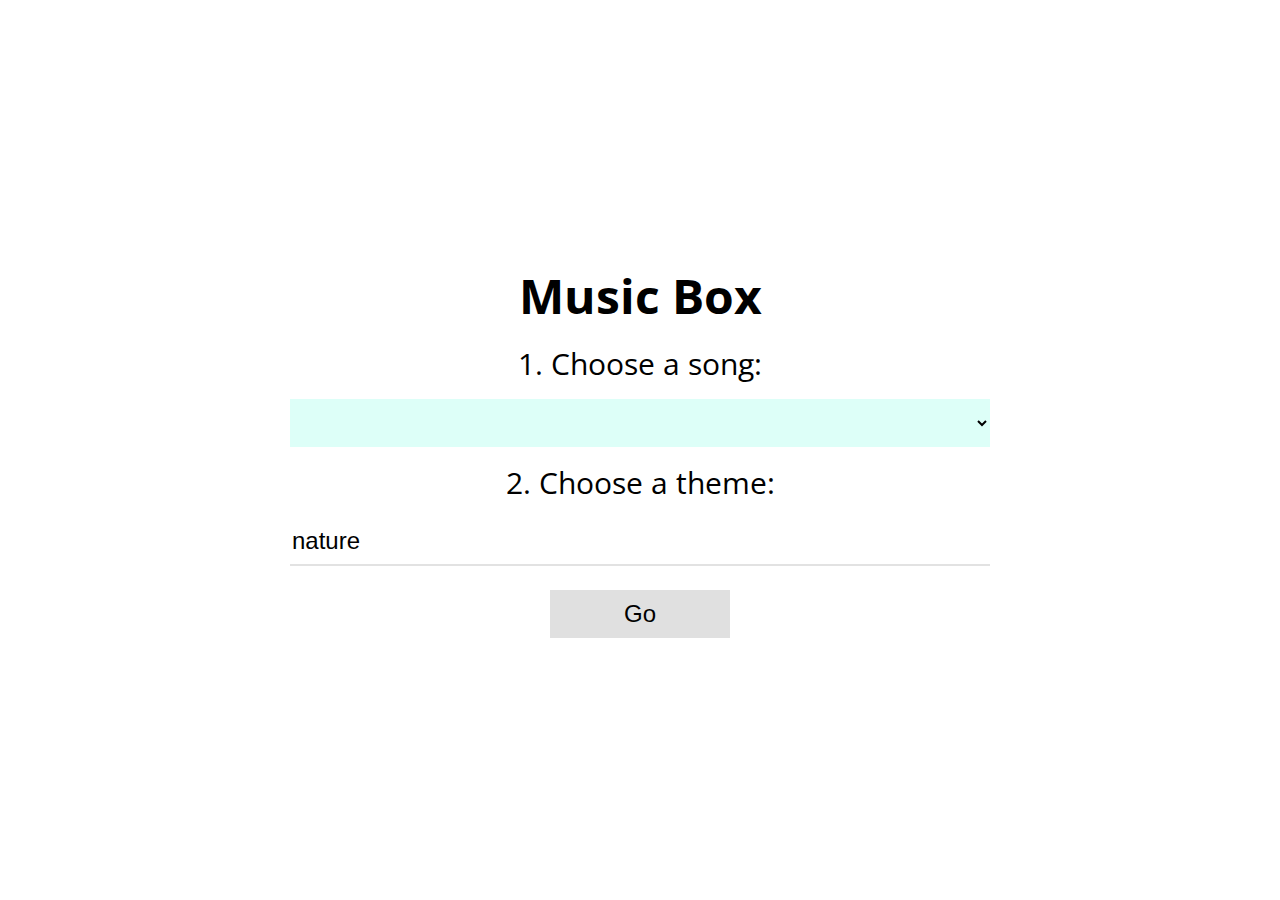
<file: CS402-Lab Practical 6/index.html>
<!DOCTYPE html>
<html>

<head>
  <meta charset="utf-8">
  <meta name="viewport" content="width=device-width, initial-scale=1, user-scalable=no">
  <title>CS193X Music Box</title>
  <link href="https://fonts.googleapis.com/css?family=Open+Sans" rel="stylesheet">
  <link rel="stylesheet" href="./style.css" />
  <link rel="stylesheet" href="./musicbox-style.css" />
  <link rel="icon" type="image/png" href="./images/favicon-32x32.png" sizes="32x32" />
  <link rel="icon" type="image/png" href="./images/favicon-16x16.png" sizes="16x16" />
  <script src="./lib/dancer.min.js"></script>
  <script src="./lib/fetch.js"></script>
  <script src="./audio-player.js" defer></script>

  <!-- TODO(you): Add any additional scripts here! -->
  <script src="./menu-screen.js" defer></script>
  <script src="./play-button.js" defer></script>
  <script src="./gif-display.js" defer></script>
  <script src="./music-screen.js" defer></script>
  <script src="./app.js" defer></script>
  <script src="./script.js" defer></script>
</head>

<body>

  <div id="menu">
    <h1>Music Box</h1>
    <fieldset>
      <form>
        <h2>1. Choose a song:</h2>
        <select id="song-selector"></select>

        <h2>2. Choose a theme:</h2>
        <input type="text" id="query-input" placeholder="Enter a word or phrase" />
        <div id="error" class="inactive">Not enough gifs for this theme. Please try another.</div>

        <input type="submit" value="Go" />
      </form>
    </fieldset>
  </div>
  <div id="audio-player" class="inactive">
    <div class="container">
      <div class="gif first show"></div>
      <div class="gif second"></div>
    </div>
    <footer class="footer">
      <div class="button pause"></div>
    </footer>
  </div>

</body>

</html>
</file>
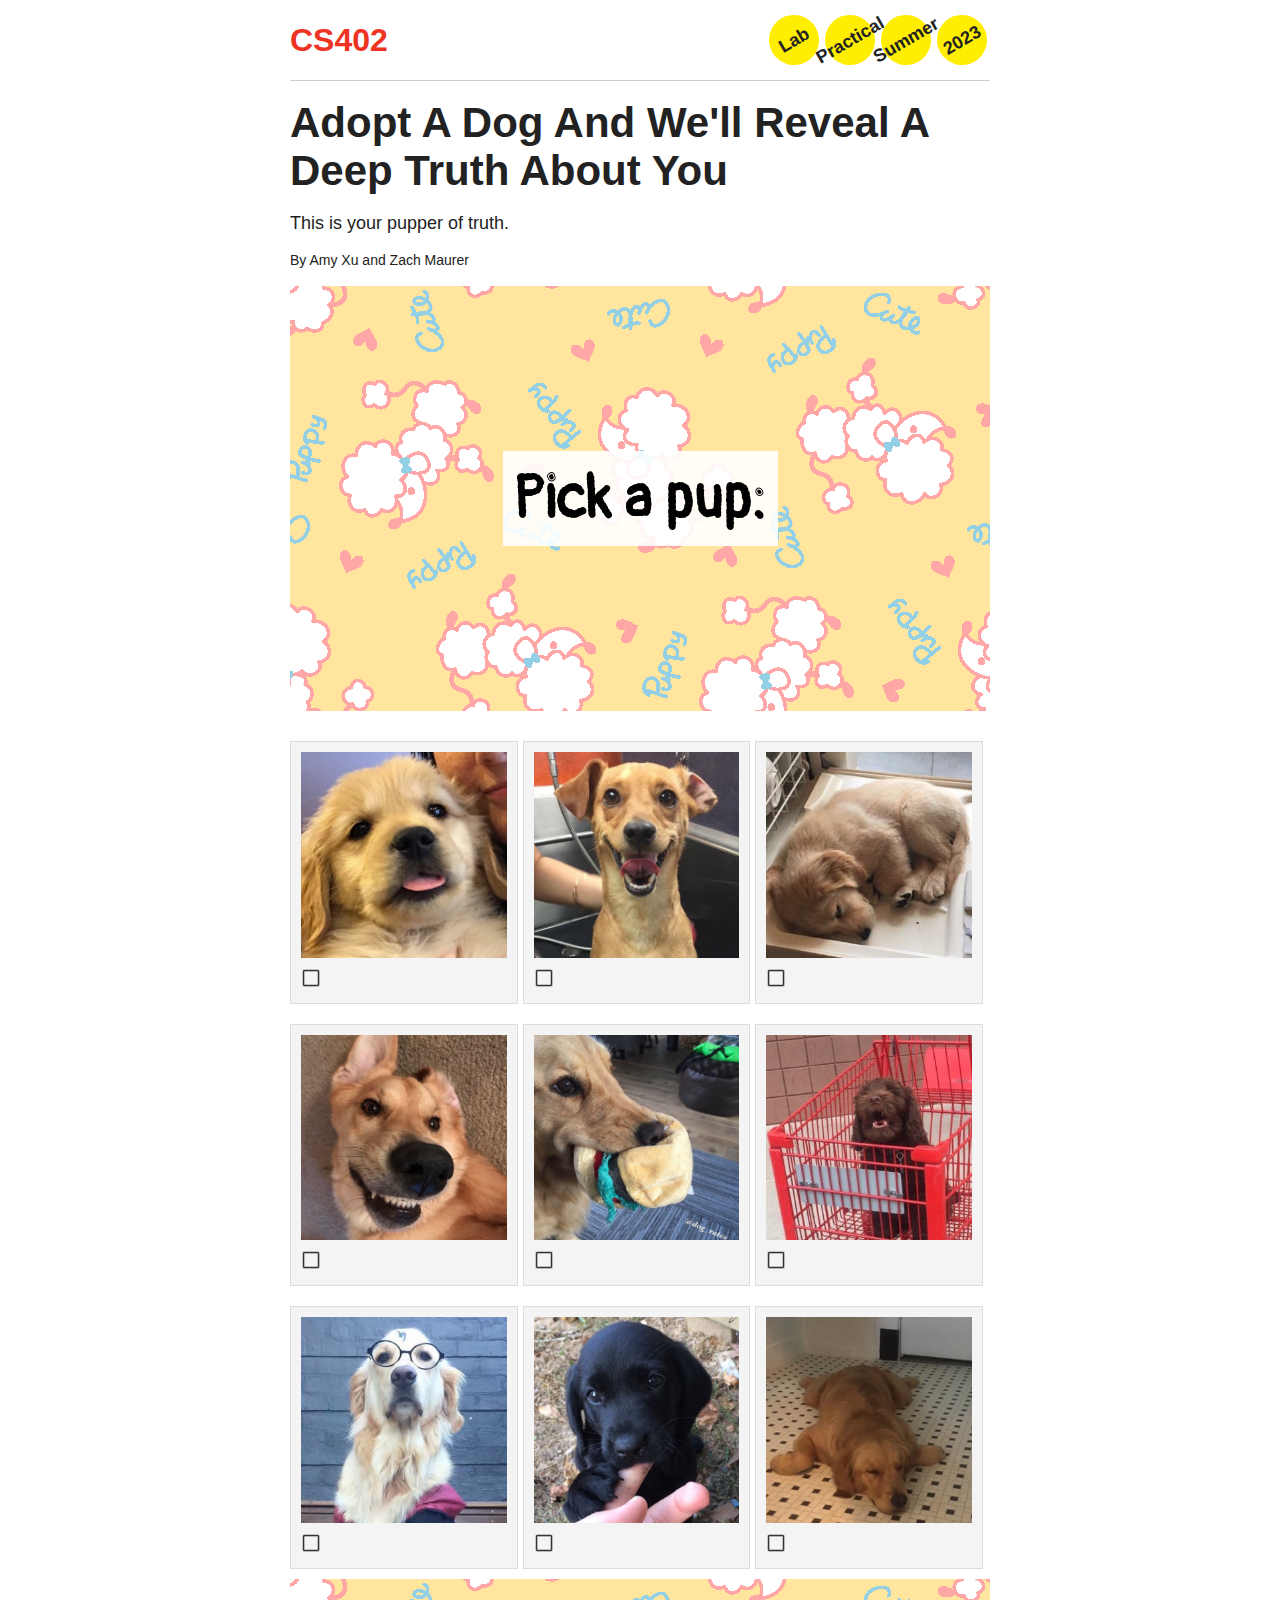
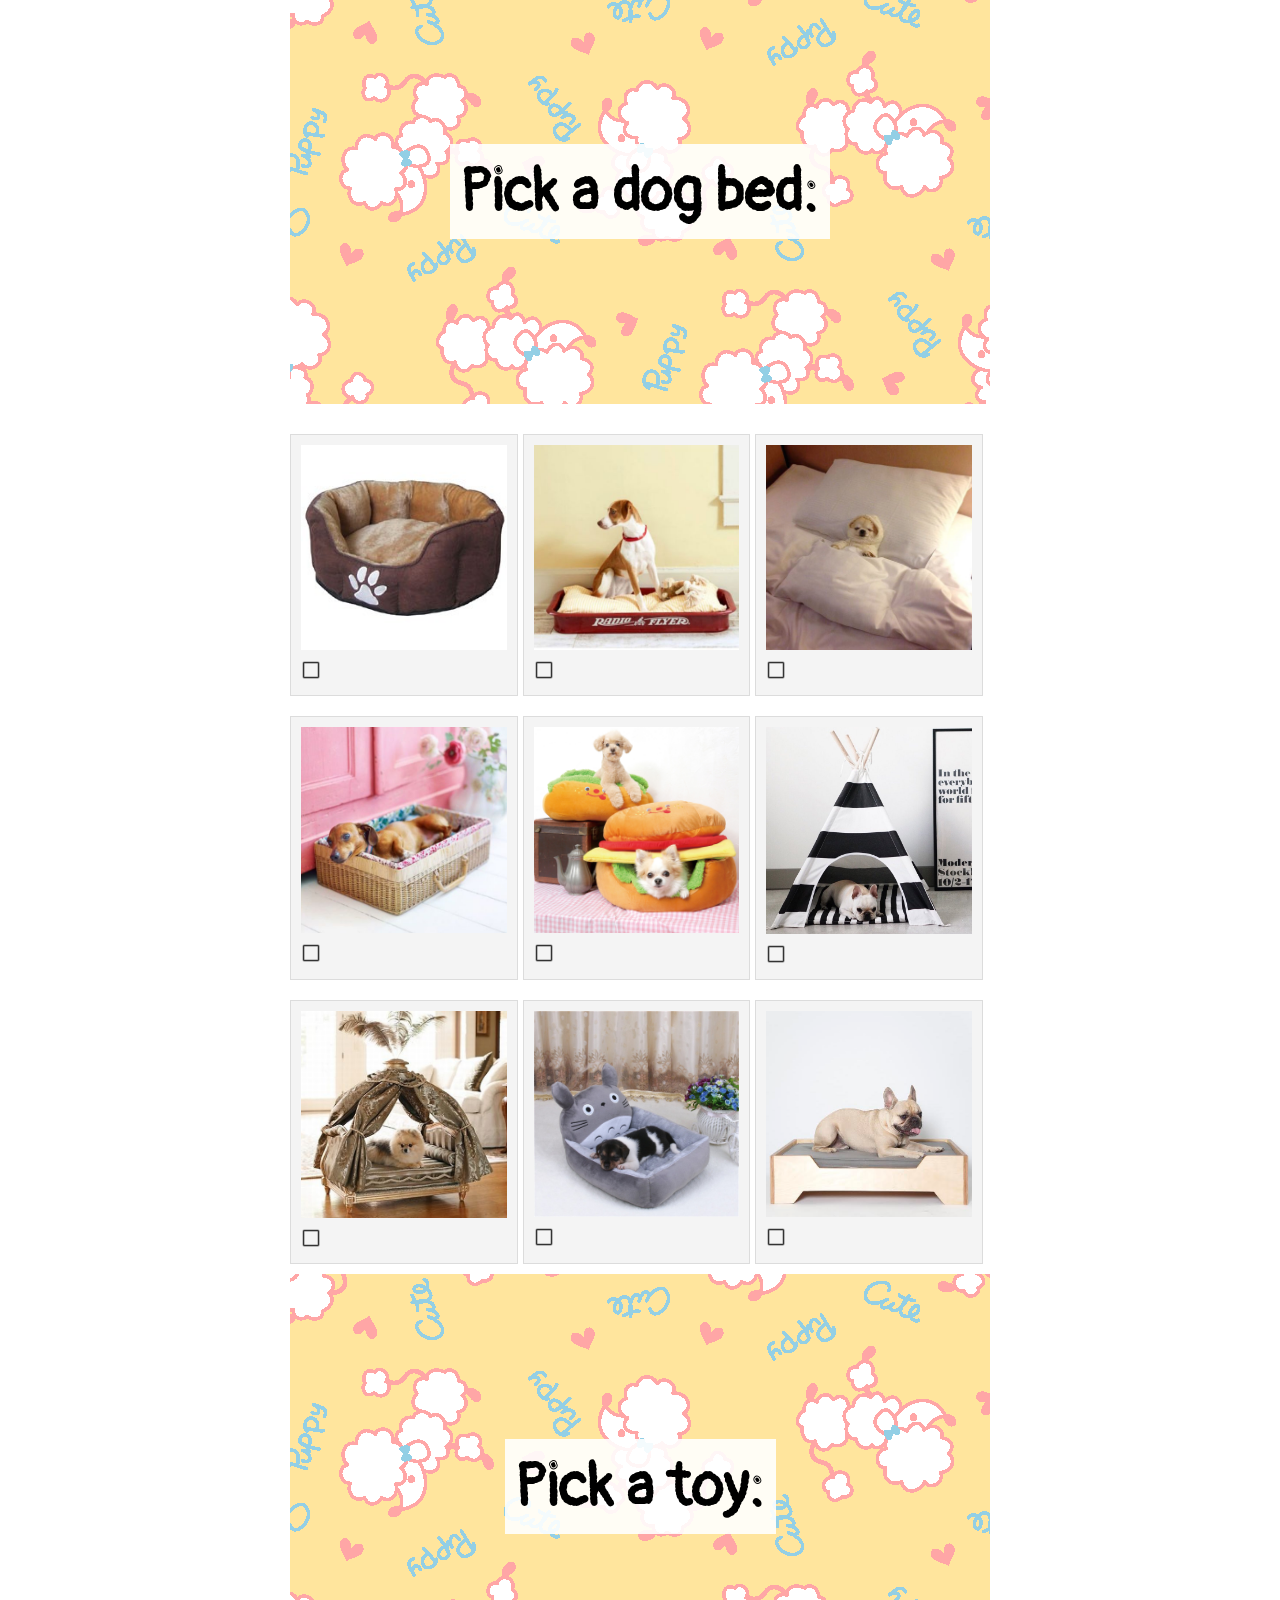
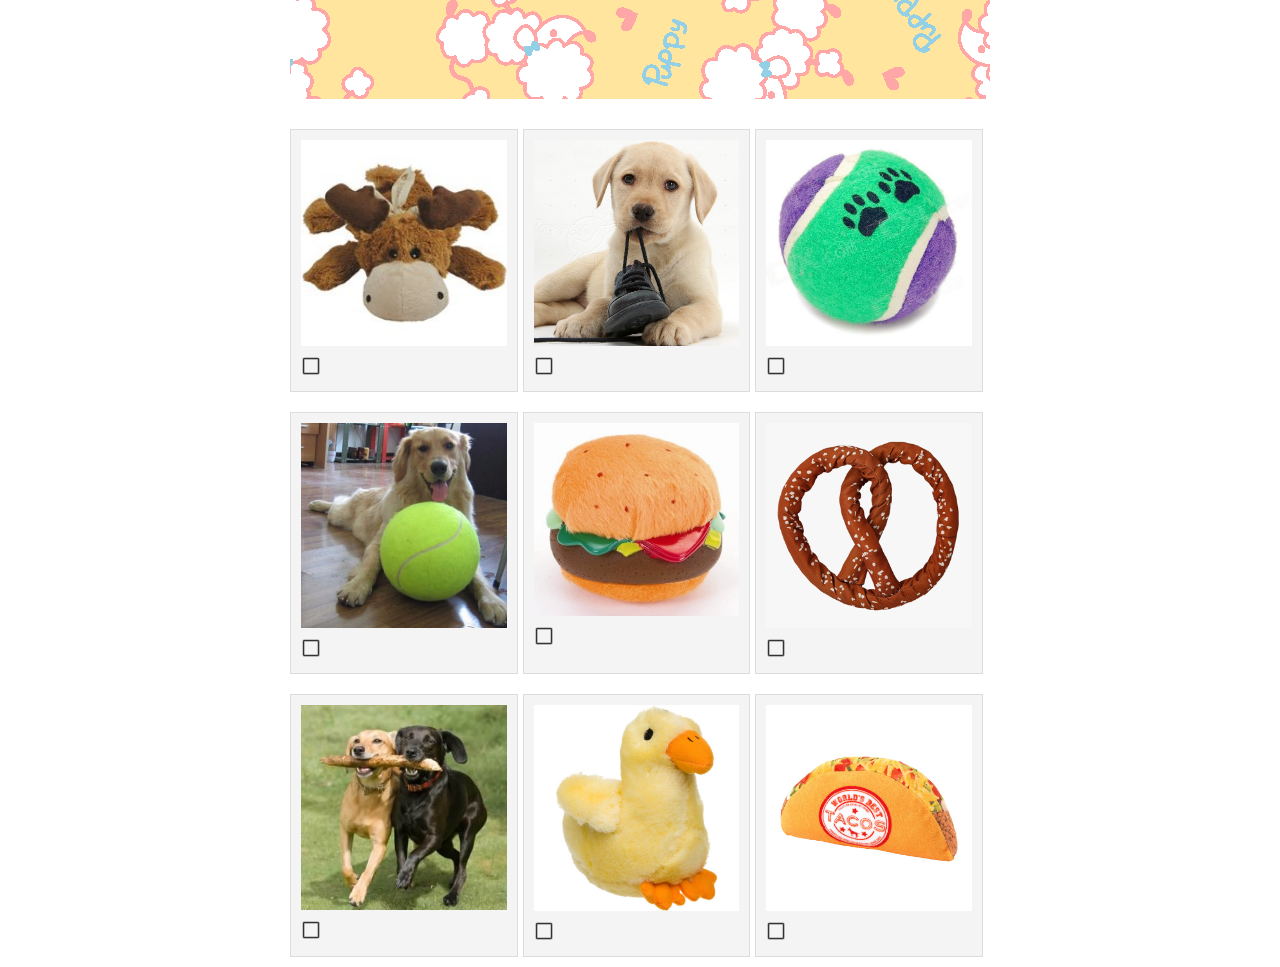
<file: CS402-Lab Practicals 5/index.html>
<!DOCTYPE html>
<html>

  <!--Lab Practical 6, CS402
      Summer 2021
      
  -->

  <head>
    <meta charset="utf-8">
    <title>Adopt A Dog And We'll Reveal A Deep Truth About You</title>
    <link rel="icon" type="image/png" href="images/favicon-32x32.png" sizes="32x32" />
    <link rel="icon" type="image/png" href="images/favicon-16x16.png" sizes="16x16" />
    <link href="https://fonts.googleapis.com/css?family=Pangolin:400,700|Proxima+Nova" rel="stylesheet" type="text/css">
    <link rel="stylesheet" href="provided-style.css"/>
    <link rel="stylesheet" href="style.css"/>
    <script src="constants.js" defer="true"></script>
    <script src="script.js" defer="true"></script>
  </head>

  <body>
    <article>
      <header>
          <h1>CS402</h1>
          <div>
            <span>Lab</span>
            <span>Practical</span>
            <span>Summer</span>
            <span>2023</span>
          </div>
      </header>
      <h1>Adopt A Dog And We'll Reveal A Deep Truth About You</h1>
      <p>This is your pupper of truth.</p>
      <p id="author">
        By Amy Xu and Zach Maurer
      </p>

      <section class="question-name">
        <h1>Pick a pup:</h1>
      </section>

      <section class="choice-grid">
        <div data-choice-id="blep" data-question-id="one">
          <img src="images/blepdog.jpg"/>
          <img class="checkbox" src="images/unchecked.png"/>
        </div>

        <div data-choice-id="happy" data-question-id="one">
          <img src="./images/happydog.jpg"/>
          <img class="checkbox" src="images/unchecked.png"/>
        </div>

        <div data-choice-id="sleeping" data-question-id="one">
          <img src="./images/sleepingdog.jpg"/>
          <img class="checkbox" src="images/unchecked.png"/>
        </div>

        <div data-choice-id="dopey" data-question-id="one">
          <img src="./images/dopeydog.jpg"/>
          <img class="checkbox" src="images/unchecked.png"/>
        </div>

        <div data-choice-id="burger" data-question-id="one">
          <img src="./images/burgerdog.jpg"/>
          <img class="checkbox" src="images/unchecked.png"/>
        </div>

        <div data-choice-id="cart" data-question-id="one">
          <img src="./images/cartdog.jpg"/>
          <img class="checkbox" src="images/unchecked.png"/>
        </div>

        <div data-choice-id="nerd" data-question-id="one">
          <img src="./images/nerddog.jpg"/>
          <img class="checkbox" src="images/unchecked.png"/>
        </div>

        <div data-choice-id="shy" data-question-id="one">
          <img src="./images/shydog.jpg"/>
          <img class="checkbox" src="images/unchecked.png"/>
        </div>

        <div data-choice-id="sleepy" data-question-id="one">
          <img src="./images/sleepydog.jpg"/>
          <img class="checkbox" src="images/unchecked.png"/>
        </div>
      </section>

      <section class="question-name">
        <h1>Pick a dog bed:</h1>
      </section>

      <section class="choice-grid">
        <div data-choice-id="blep" data-question-id="two">
          <img src="images/blepbed.jpg"/>
          <img class="checkbox" src="images/unchecked.png"/>
        </div>

        <div data-choice-id="happy" data-question-id="two">
          <img src="./images/happybed.jpg"/>
          <img class="checkbox" src="images/unchecked.png"/>
        </div>

        <div data-choice-id="sleeping" data-question-id="two">
          <img src="./images/sleepingbed.jpg"/>
          <img class="checkbox" src="images/unchecked.png"/>
        </div>

        <div data-choice-id="dopey" data-question-id="two">
          <img src="./images/dopeybed.jpg"/>
          <img class="checkbox" src="images/unchecked.png"/>
        </div>

        <div data-choice-id="burger" data-question-id="two">
          <img src="./images/burgerbed.jpg"/>
          <img class="checkbox" src="images/unchecked.png"/>
        </div>

        <div data-choice-id="cart" data-question-id="two">
          <img src="./images/cartbed.jpg"/>
          <img class="checkbox" src="images/unchecked.png"/>
        </div>

        <div data-choice-id="nerd" data-question-id="two">
          <img src="./images/nerdbed.jpg"/>
          <img class="checkbox" src="images/unchecked.png"/>
        </div>

        <div data-choice-id="shy" data-question-id="two">
          <img src="./images/shybed.jpg"/>
          <img class="checkbox" src="images/unchecked.png"/>
        </div>

        <div data-choice-id="sleepy" data-question-id="two">
          <img src="./images/sleepybed.jpg"/>
          <img class="checkbox" src="images/unchecked.png"/>
        </div>
      </section>

      <section class="question-name">
        <h1>Pick a toy:</h1>
      </section>

      <section class="choice-grid">
        <div data-choice-id="blep" data-question-id="three">
          <img src="images/bleptoy.jpg"/>
          <img class="checkbox" src="images/unchecked.png"/>
        </div>

        <div data-choice-id="happy" data-question-id="three">
          <img src="./images/happytoy.jpg"/>
          <img class="checkbox" src="images/unchecked.png"/>
        </div>

        <div data-choice-id="sleeping" data-question-id="three">
          <img src="./images/sleepingtoy.jpg"/>
          <img class="checkbox" src="images/unchecked.png"/>
        </div>

        <div data-choice-id="dopey" data-question-id="three">
          <img src="./images/dopeytoy.jpg"/>
          <img class="checkbox" src="images/unchecked.png"/>
        </div>

        <div data-choice-id="burger" data-question-id="three">
          <img src="./images/burgertoy.jpg"/>
          <img class="checkbox" src="images/unchecked.png"/>
        </div>

        <div data-choice-id="cart" data-question-id="three">
          <img src="./images/carttoy.jpg"/>
          <img class="checkbox" src="images/unchecked.png"/>
        </div>

        <div data-choice-id="nerd" data-question-id="three">
          <img src="./images/nerdtoy.jpg"/>
          <img class="checkbox" src="images/unchecked.png"/>
        </div>

        <div data-choice-id="shy" data-question-id="three">
          <img src="./images/shytoy.jpg"/>
          <img class="checkbox" src="images/unchecked.png"/>
        </div>

        <div data-choice-id="sleepy" data-question-id="three">
          <img src="./images/sleepytoy.jpg"/>
          <img class="checkbox" src="images/unchecked.png"/>
        </div>
      </section>
      <section class="result">
        <h2 id="result-title"></h2>
        <p id="result-contents"></p>
        <button id="restart-quiz"><h3>Restart quiz</h3></button>
      </section>

    </article>
  </body>
</html>
</file>
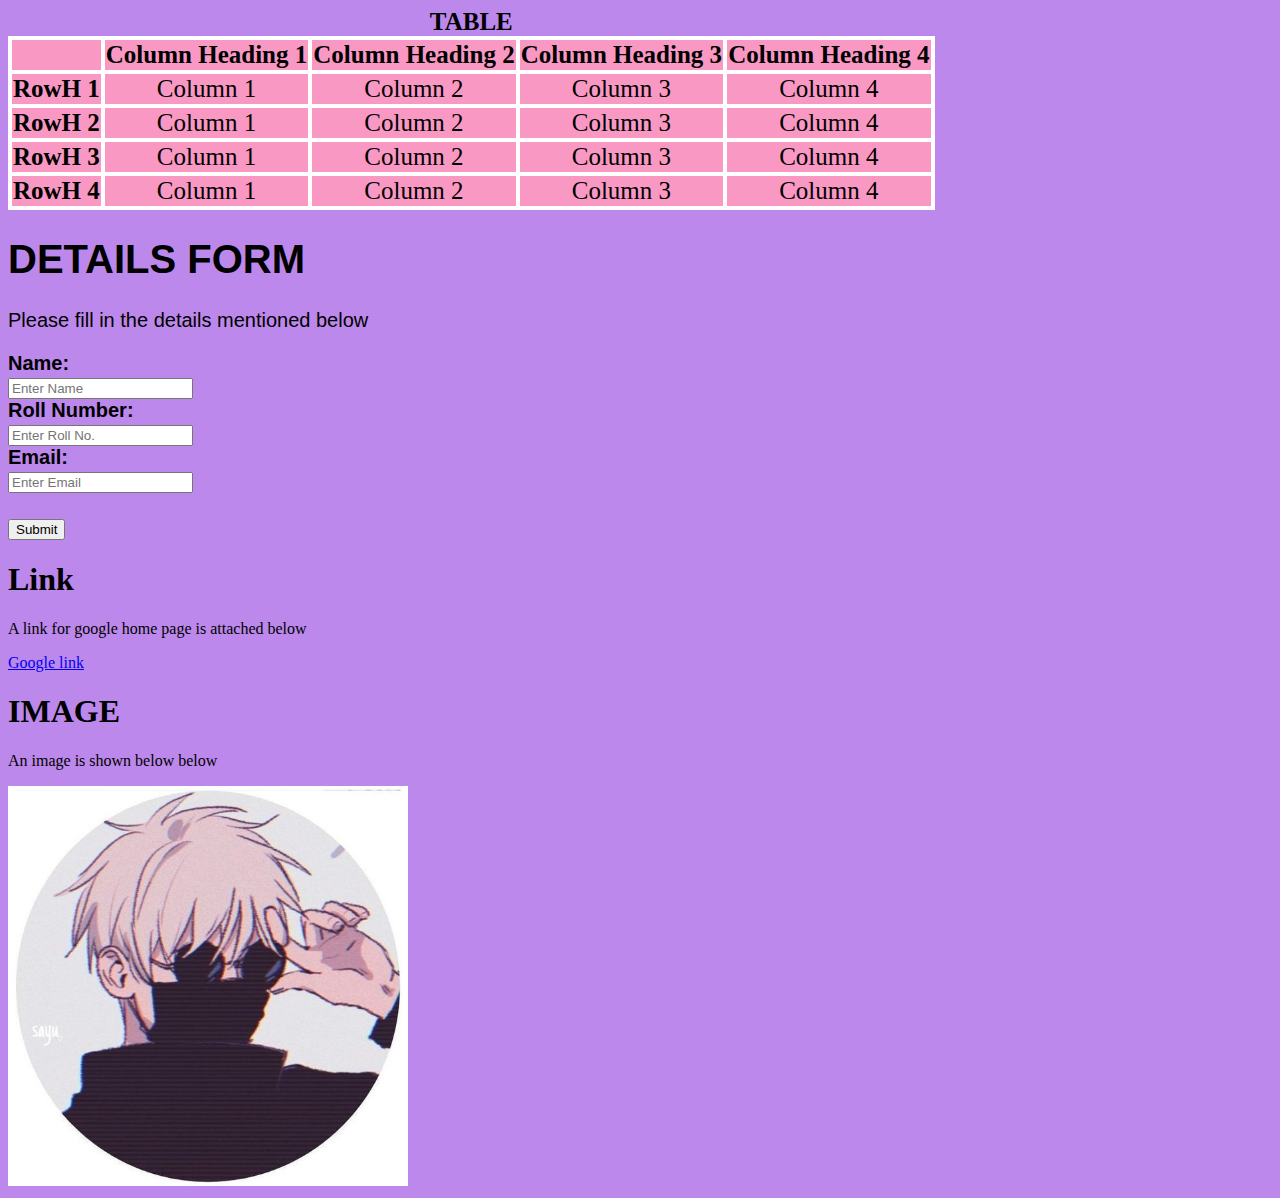
<file: Practical 2.1/index.html>
<!DOCTYPE html>
<html>

<head>
    <meta lang="en">
    <title> PRACTICAL 2 </title>
    <link rel="stylesheet" type="css" href="styles.css">
    <style>
        table {
            background-color: rgb(243, 236, 218);
            font-size: 25px;
        }

        body {
            background-color: rgb(188, 136, 236);
        }

        form {
            font-size: 20px;
            font-family: 'Lucida Sans', 'Lucida Sans Regular', 'Lucida Grande', 'Lucida Sans Unicode', Geneva, Verdana, sans-serif;         
        }

        table, th, td {
            border: 4px solid white;
            border-collapse: collapse;
        }

        th, td {
            background-color: #fa98c4;
            text-align: center;
        }
    </style>
</head>

<table>
    <caption><b>TABLE</b></caption>
    <tr>
        <th></th>
        <th> Column Heading 1 </th>
        <th> Column Heading 2 </th>
        <th> Column Heading 3 </th>
        <th> Column Heading 4 </th>
    </tr>
    <tr>
        <th> RowH 1 </th>
        <td> Column 1 </td>
        <td> Column 2 </td>
        <td> Column 3 </td>
        <td> Column 4 </td>
    </tr>
    <tr>
        <th> RowH 2 </th>
        <td> Column 1 </td>
        <td> Column 2 </td>
        <td> Column 3 </td>
        <td> Column 4 </td>
    </tr>
    <tr>
        <th> RowH 3 </th>
        <td> Column 1 </td>
        <td> Column 2 </td>
        <td> Column 3 </td>
        <td> Column 4 </td>
    </tr>
    <tr>
        <th> RowH 4 </th>
        <td> Column 1 </td>
        <td> Column 2 </td>
        <td> Column 3 </td>
        <td> Column 4 </td>
    </tr>
</table>

<form>
    <h1>DETAILS FORM</h1>
    <p>Please fill in the details mentioned below</p>
    <label for="name"><b>Name: </b></label><br>
    <input type="text" placeholder="Enter Name" id="name" name="name" required><br>
    <label for="roll"><b>Roll Number: </b></label><br>
    <input type="text" placeholder="Enter Roll No." id="roll" name="roll"><br>
    <label for="email"><b>Email: </b> </label><br>
    <input type="text" placeholder="Enter Email" id="email" name="email" required><br>
    <h3></h3>
    <button type="submit">Submit</button>
</form>

<body>
    <h1>Link</h1>
    <p>A link for google home page is attached below</p>
    <a href="https://www.google.com/">Google link</a>
    <h1>IMAGE</h1>
    <p>An image is shown below below</p>
    <img src="image1.jpeg" alt="It is an image" height = 400px width = 400px>
</body>

</html>
</file>
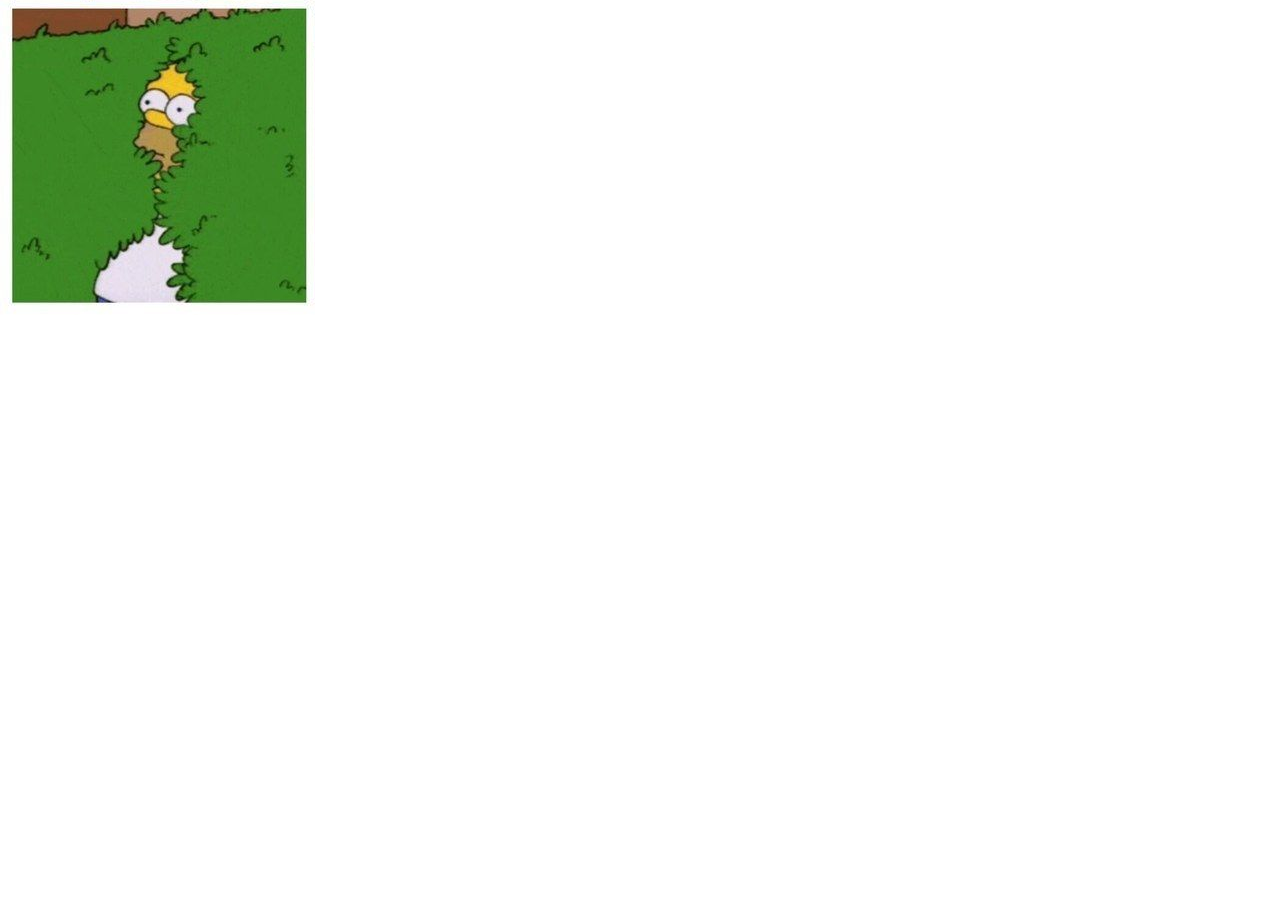
<file: CS402-Lab Practical 3/Homer/index.html>
<!DOCTYPE html>

<html>

<head>
  <title>Homer</title>
  <link rel="stylesheet" href="./responsive.css"/>
  <meta charset="utf-8" />
</head>

<body>
  <div class="homer"></div>
</body>
</html>
</file>
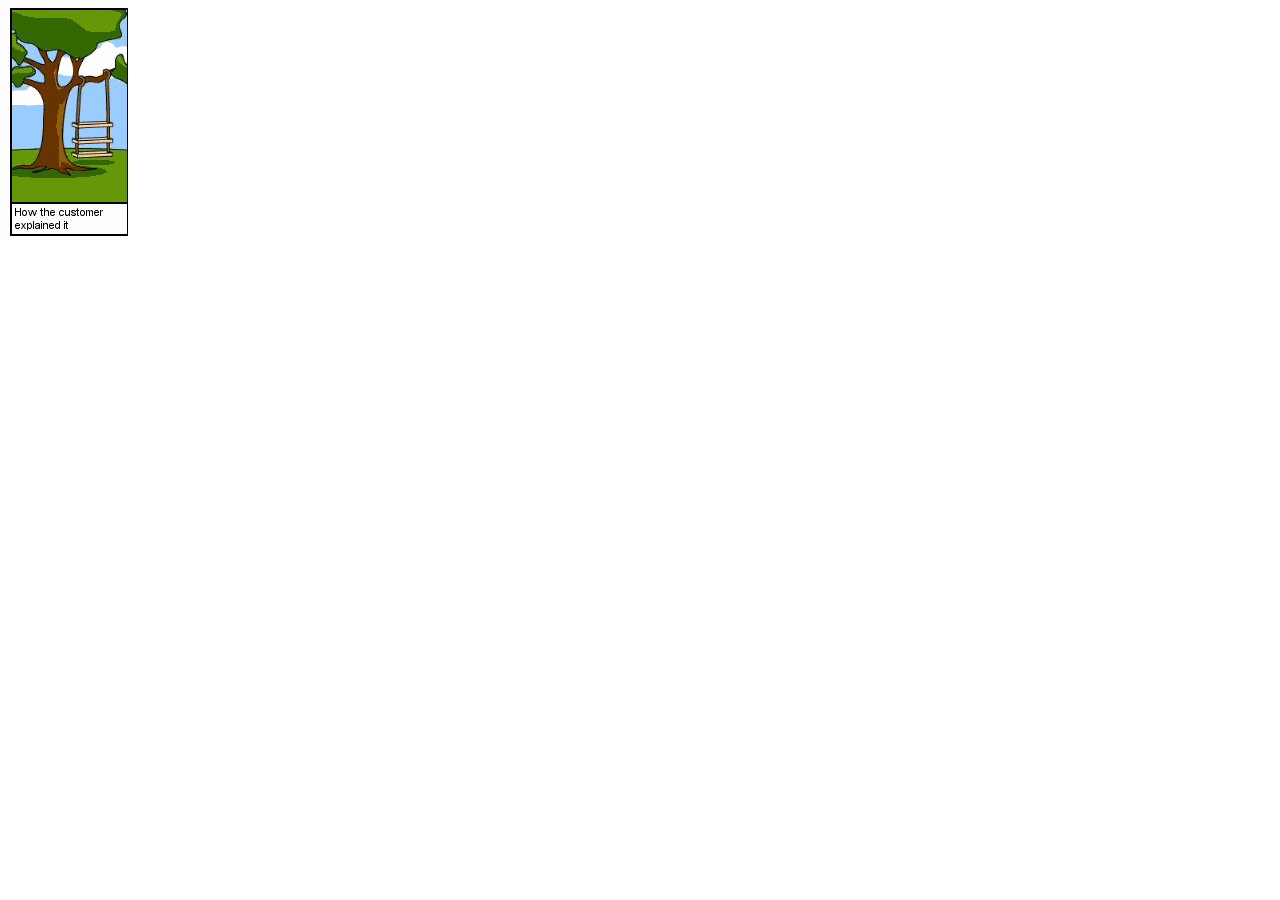
<file: CS402-Lab Practical 3/Software/index.html>
<!DOCTYPE HTML>

<html>

<head>
  <title>Software</title>
  <link rel="stylesheet" href="./responsive.css"/>
  <meta charset="utf-8" />
</head>

<body>
  <div class="software"></div>
</body>
</html>
</file>
<file: CS402-Lab Practical 6/style.css>
/**
 * This style is provided by the course staff. Please do not modify this file!
 * Please add your additional stying to  `musicbox-style.css` instead.
 **/

body {
  font-family: 'Open Sans', sans-serif;
  margin: 0;
}

#menu {
  display: flex;
  flex-direction: column;
  justify-content: center;
  align-items: center;

  height: 100vh;
  width: 100vw;
}

#menu {
  font-size: 1.5em;
  text-align: center;
}

#menu fieldset {
  border: 0;
  margin: 0;
  padding: 0;
  width: 90%;
  max-width: 700px;
}

#menu h1 {
  margin: 0;
}

#menu h2 {
  font-size: 1.25em;
  font-weight: normal;
  margin: 0.5em 0;
}

#menu input[type=submit] {
  margin-top: 1em;
}

#menu input, #menu select {
  border: 0;
  box-sizing: border-box;
  font-size: 24px;
  height: 2em;
}

#menu input[type=text], #menu select {
  width: 100%;
}

#menu input:focus, #menu select:focus {
  outline: none;
}

#menu input[type=submit] {
  background-color: #e0e0e0;
  border: 0;
  width: 100%;
  max-width: 180px;
}

#menu input[type=text]:focus {
  border-bottom: 2px solid black;
}

#menu input[type=text] {
  background-color: white;
  border-bottom: 2px solid #e2e2e2;
}

#menu select {
  background-color: #ddfff8;
}

#menu .submit-button {
  text-align: center;
}

.inactive {
  display: none !important;
}
</file>
<file: CS402-Lab Practical 6/musicbox-style.css>
#audio-player {
    display: flex;
    flex-direction: column;
    height: 100vh;
}

.gif {
    flex-grow: 1;
    background-size: cover;
    background-position: center center;
    background-repeat: no-repeat;
    font-size: 50px;
    color: red;
}

.show {
    z-index: 2;
}

.container {
    height: inherit;
    position: relative;
}

.first {
    position: absolute;
    top: 0;
    right: 0;
    bottom: 0;
    left: 0;
}

.second {
    position: absolute;
    top: 0;
    right: 0;
    bottom: 0;
    left: 0;
}

.footer {
    background-color: purple;
    color: white;
    height: 70px;
    display: flex;
    justify-content: center;
    align-items: center;
}

.button {
    width: 60px;
    height: 60px;
}

.pause {
    background-image: url(images/pause.png);
    background-size: cover;
}

.play {
    background-image: url(images/play.png);
    background-size: cover;
}
</file>
<file: CS402-Lab Practicals 5/provided-style.css>
/**
  NOTE TO STUDENT:
  Please do not modify this file!
  Please add your CSS to style.css instead: This will help to grade your
  work because your style edits are all in one place.
**/

article {
  margin: auto;
  width: 700px;
}

#author {
  font-size: 14px;
}

body {
  color: #222222;
  font-family: 'Proxima Nova', 'Helvetica', 'Arial', sans-serif;
  font-size: 18px;
  margin: 0;
}

h1 {
  font-size: 42px;
  margin: 18px 0;
}

header h1 {
  font-size: 32px;
}

header {
  display: flex;
  border-bottom: 1px solid #cccccc;
  height: 80px;
}

header div,
header h1 {
  display: flex;
  flex-grow: 1;
}

header div,
header div span,
header h1 {
  display: flex;
  align-content: space-between;
  align-items: center;
}

header div {
  justify-content: flex-end;
}

header div span {
  display: flex;
  align-items: center;
  justify-content: center;
  border-radius: 100%;
  background-color: #ffee00;
  height: 50px;
  width: 50px;
  font-weight: bold;
  margin: 0 3px;
  transform: rotate(-30deg);
}

header h1 {
  color: #ee3322;
  font-family: 'Helvetica', sans-serif;
  justify-content: flex-start;
  margin: 0;
}

.choice-grid img.checkbox {
  margin-top: 5px;
  height: 20px;
  width: 20px;
}

p {
  margin: 18px 0;
}

.question-name {
  align-items: center;
  background-image: url('./images/background.gif');
  display: flex;
  height: 425px;
  justify-content: center;
  margin-bottom: 20px;
  text-align: center;
  width: 100%;
}

.question-name h1 {
  background-color: rgba(255,255,255, 0.9);
  color: black;
  font-family: 'Pangolin', 'Trebuchet MS', cursive;
  font-size: 60px;
  padding: 10px;
  max-width: 75%;
}
</file>
<file: CS402-Lab Practicals 5/style.css>
/* TODO(you): Write the CSS to finish the assignment! */

.choice-grid {
    display: flex;
    flex-wrap: wrap;
    width: 100%;
}

.choice-grid div{
    width: 32.5%;
    margin-bottom: 10px;
    margin-top: 10px;
    margin-right: 5px;
    background-color: #f4f4f4;
    border: 1px solid #dcdcdc;
    padding: 10px;
    box-sizing: border-box;
}

.choice-grid div img {
    width: 100%;
}

.checkbox {
    height: 20px;
    width: 20px;
}

.result{
    margin-top: 40px;
    margin-bottom: 20px;
    padding: 20px;
    display: none;
}

#restart-quiz{
    width: 100%;
    height: 50px;
    background-color: #e0e0e0;
}

@media (max-width: 700px) {
    article{
        width: 95%;
    }
    header div span{
        display: none;
    }
}

 @media (max-width: 500px) {
     .choice-grid div{
         width: 49%;
     }

 }
</file>
<file: CS402-Lab Practical 3/Homer/responsive.css>
* {
  margin: 0;
  padding: 0;
  box-sizing: border-box;
}

.homer {
  background-image: url("./homer.jpg");
  overflow: hidden;
  max-width: 315px;
  max-height: 315px;
  background-repeat: no-repeat;
  height: 625px;
  width: 625px;
}

@media (min-width: 1601px),
(max-width: 600px) {
  .homer {
    background-position: 0 0;
  }
}

@media (min-width: 1401px) and (max-width: 1600px),
(min-width: 601px) and (max-width: 800px) {
  .homer {
    background-position: -310px 0;
  }
}

@media (min-width: 1201px) and (max-width: 1400px),
(min-width: 801px) and (max-width: 1000px) {
  .homer {
    background-position: 0 -310px;
  }
}

@media (min-width: 1001px) and (max-width: 1200px) {
  .homer {
    background-position: -310px -310px;
  }
}
</file>
<file: CS402-Lab Practical 3/Software/responsive.css>
* {
  margin: 0;
  padding: 0;
  box-sizing: border-box;
}

.software {
  background-image: url("./software.png");
  display: inline-block;
  height: 480px;
  width: 640px;
}

@media (min-width: 1201px) {
  .software {
    width: 128px;
    height: 241px;
    background-position: 2px 0;
  }
}

@media (min-width: 1101px) and (max-width: 1200px) {
  .software {
    width: 128px;
    height: 241px;
    background-position: 512px 0;
  }
}

@media (min-width: 1001px) and (max-width: 1100px) {
    .software {
      width: 128px;
      height: 241px;
      background-position: 385px 0;
    }
  }

  @media (min-width: 901px) and (max-width: 1000px) {
    .software {
      width: 128px;
      height: 241px;
      background-position: 258px 0;
    }
  }

  @media (min-width: 801px) and (max-width: 900px) {
    .software {
      width: 128px;
      height: 241px;
      background-position: 132px 0;
    }
  }

  @media (min-width: 701px) and (max-width: 800px) {
    .software {
      width: 128px;
      height: 241px;
      background-position: 2px -241px;
    }
  }

  @media (min-width: 601px) and (max-width: 700px) {
    .software {
      width: 128px;
      height: 241px;
      background-position: 511px -241px;
    }
  }

  @media (min-width: 501px) and (max-width: 600px) {
    .software {
      width: 128px;
      height: 241px;
      background-position: 384px -241px;
    }
  }

  @media (min-width: 401px) and (max-width: 500px) {
    .software {
      width: 128px;
      height: 241px;
      background-position: 257px -241px;
    }
  }

  @media (max-width: 400px) {
    .software {
      width: 128px;
      height: 241px;
      background-position: 131px -241px;
    }
  }
</file>
